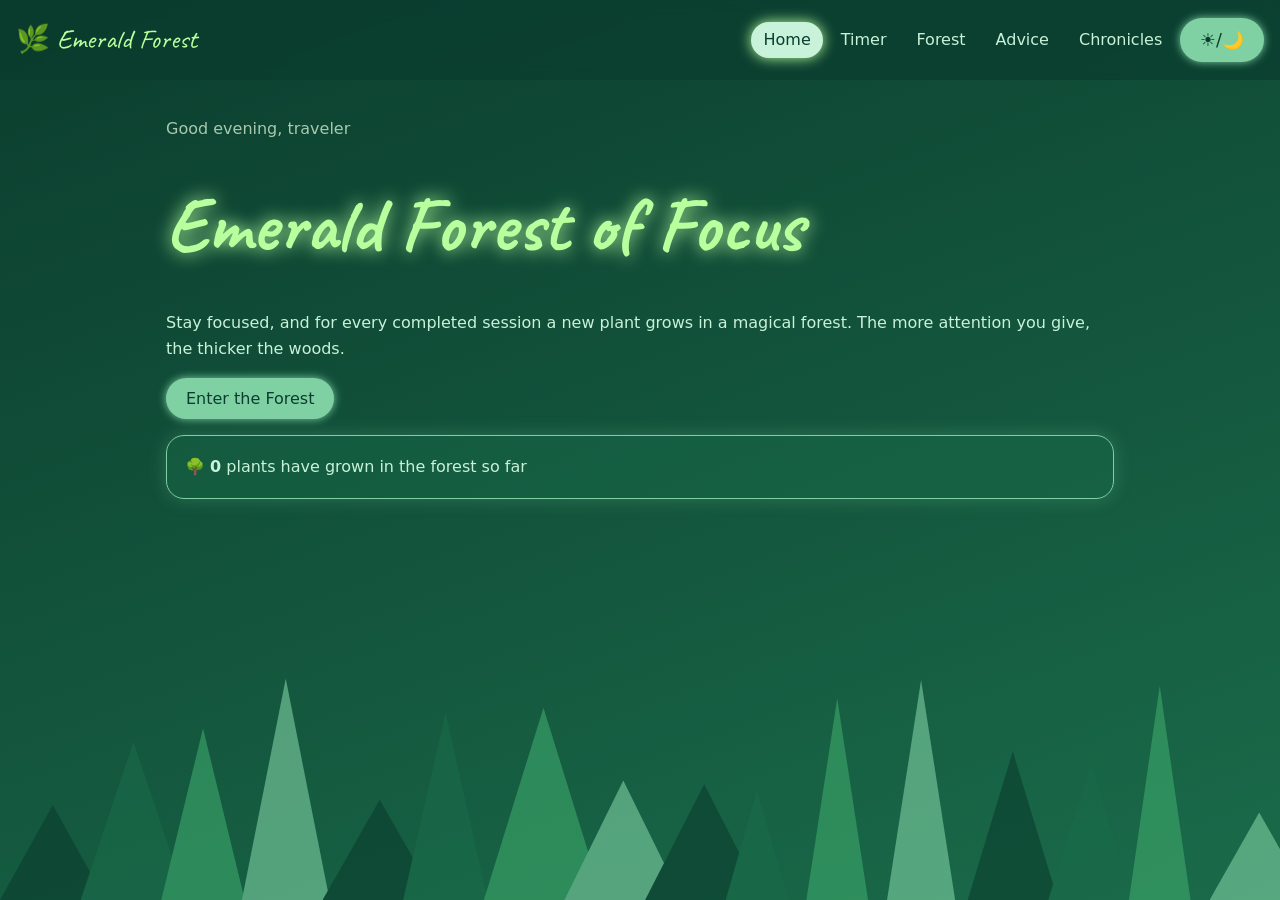
<file: index.html>
<!DOCTYPE html><html lang="en"><head><meta charset="utf-8"><meta name="viewport" content="width=device-width,initial-scale=1"><title>Home — Emerald Forest</title>
<link href="https://fonts.googleapis.com/css2?family=Caveat:wght@600&display=swap" rel="stylesheet"><link rel="stylesheet" href="styles.css"></head>
<body data-page="index"><main>
<p class="sub" id="greet"></p><h1>Emerald Forest of Focus</h1>
<p>Stay focused, and for every completed session a new plant grows in a magical forest. The more attention you give, the thicker the woods.</p>
<p><a class="btn pulse" href="timer.html">Enter the Forest</a></p>
<div class="card">🌳 <b id="count">0</b> plants have grown in the forest so far</div>
</main><div id="preview"></div><script src="script.js"></script></body></html>
</file>
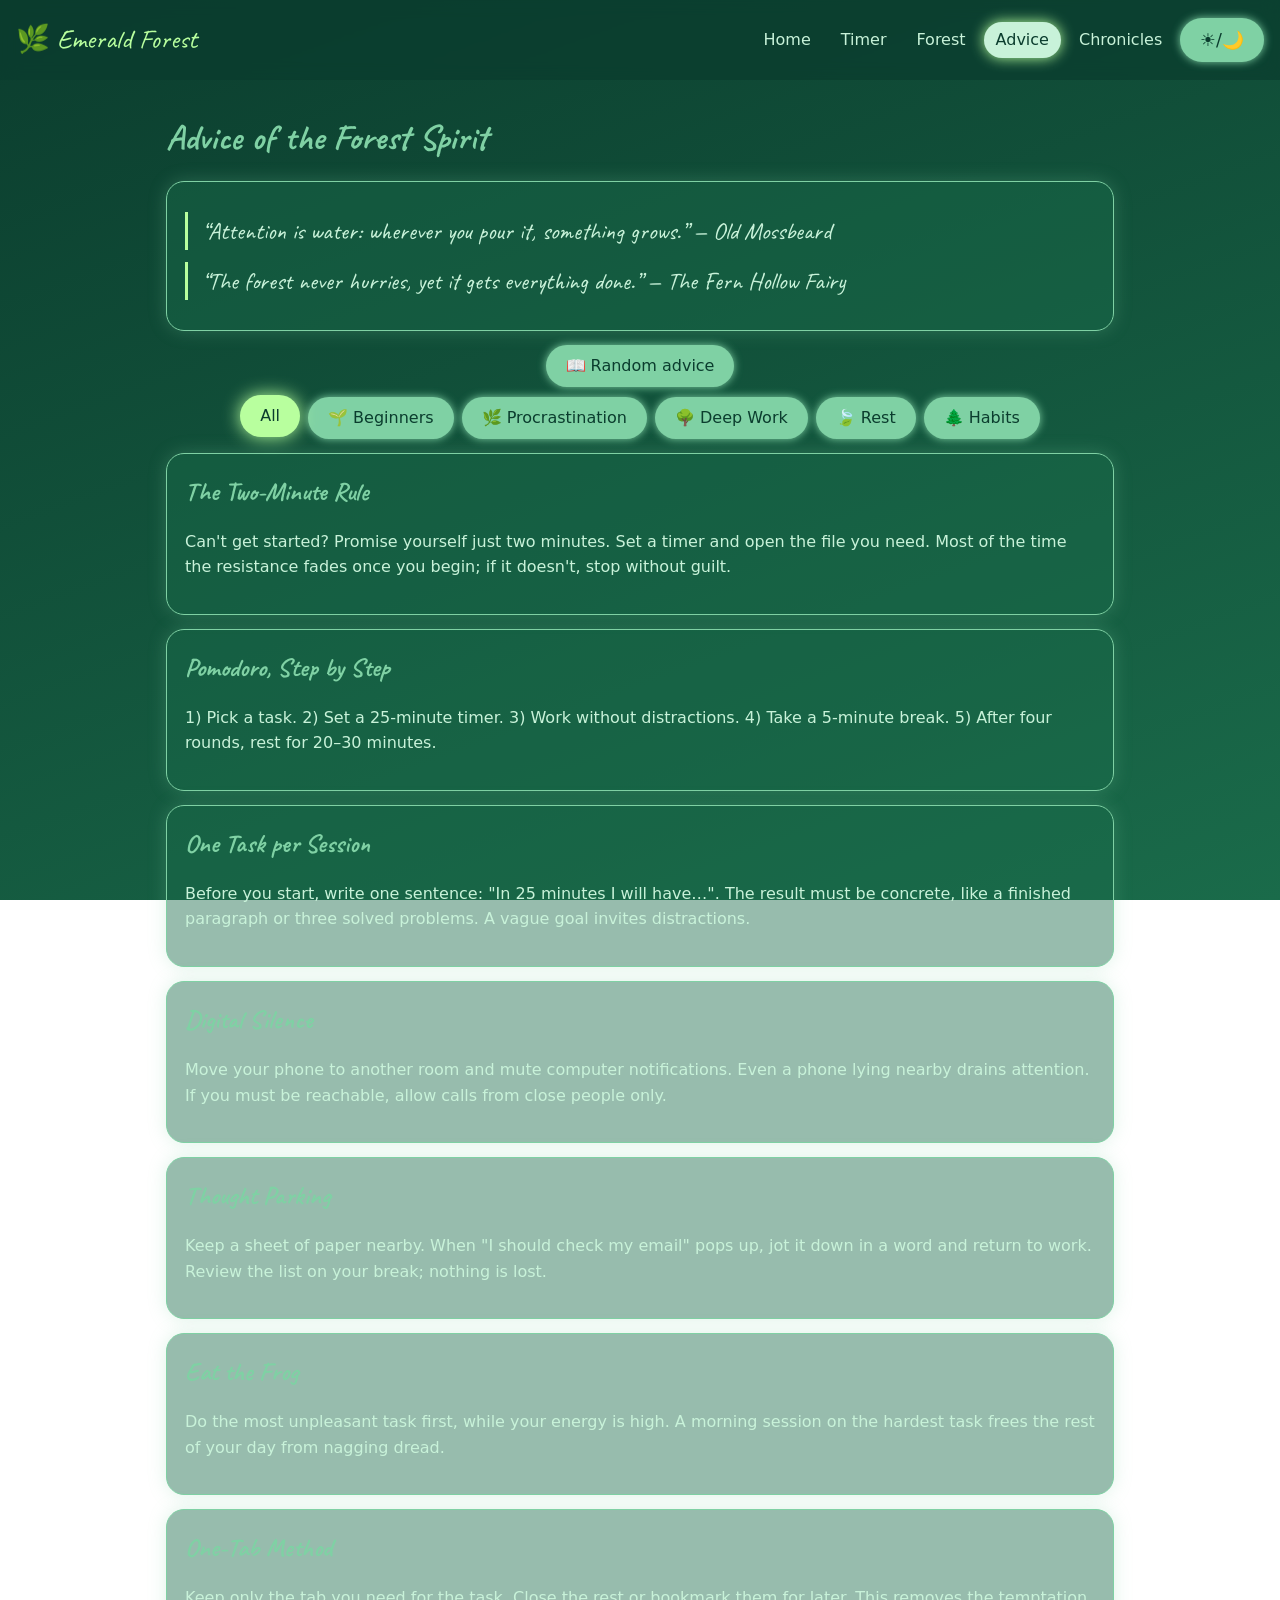
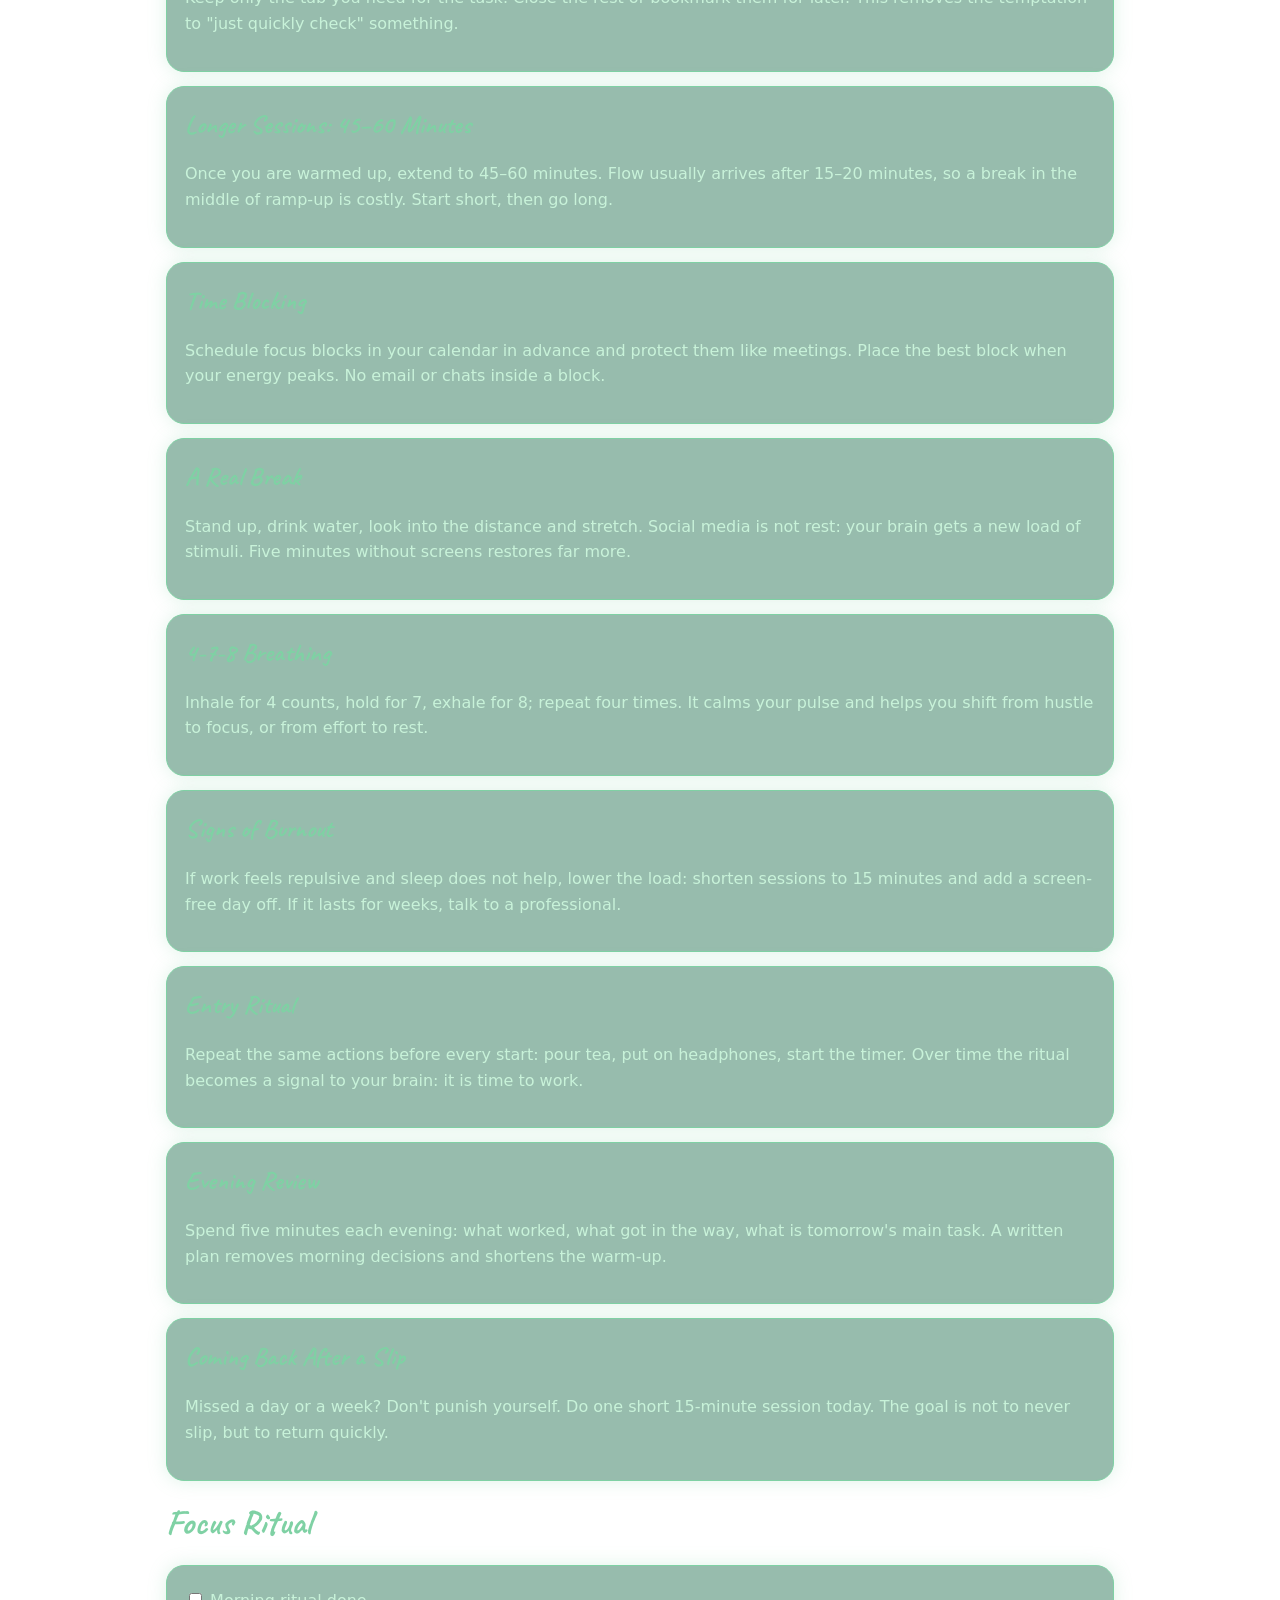
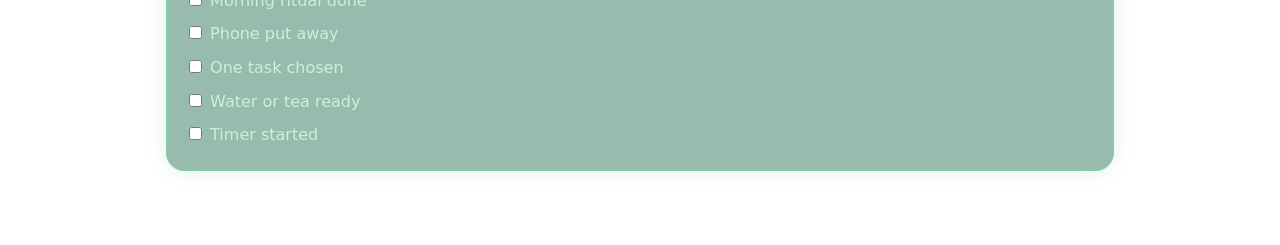
<file: advice.html>
<!DOCTYPE html><html lang="en"><head><meta charset="utf-8"><meta name="viewport" content="width=device-width,initial-scale=1"><title>Forest Spirit Advice — Emerald Forest</title>
<link href="https://fonts.googleapis.com/css2?family=Caveat:wght@600&display=swap" rel="stylesheet"><link rel="stylesheet" href="styles.css"></head>
<body data-page="advice"><main>
<h2>Advice of the Forest Spirit</h2>
<div class="card"><blockquote>“Attention is water: wherever you pour it, something grows.” — Old Mossbeard</blockquote>
<blockquote>“The forest never hurries, yet it gets everything done.” — The Fern Hollow Fairy</blockquote></div>
<div class="row"><button id="rbtn">📖 Random advice</button></div><div id="rnd"></div>
<div class="row" id="filters"></div><div id="tips"></div>
<h2>Focus Ritual</h2><div class="card" id="check"></div>
</main><script src="script.js"></script></body></html>
</file>
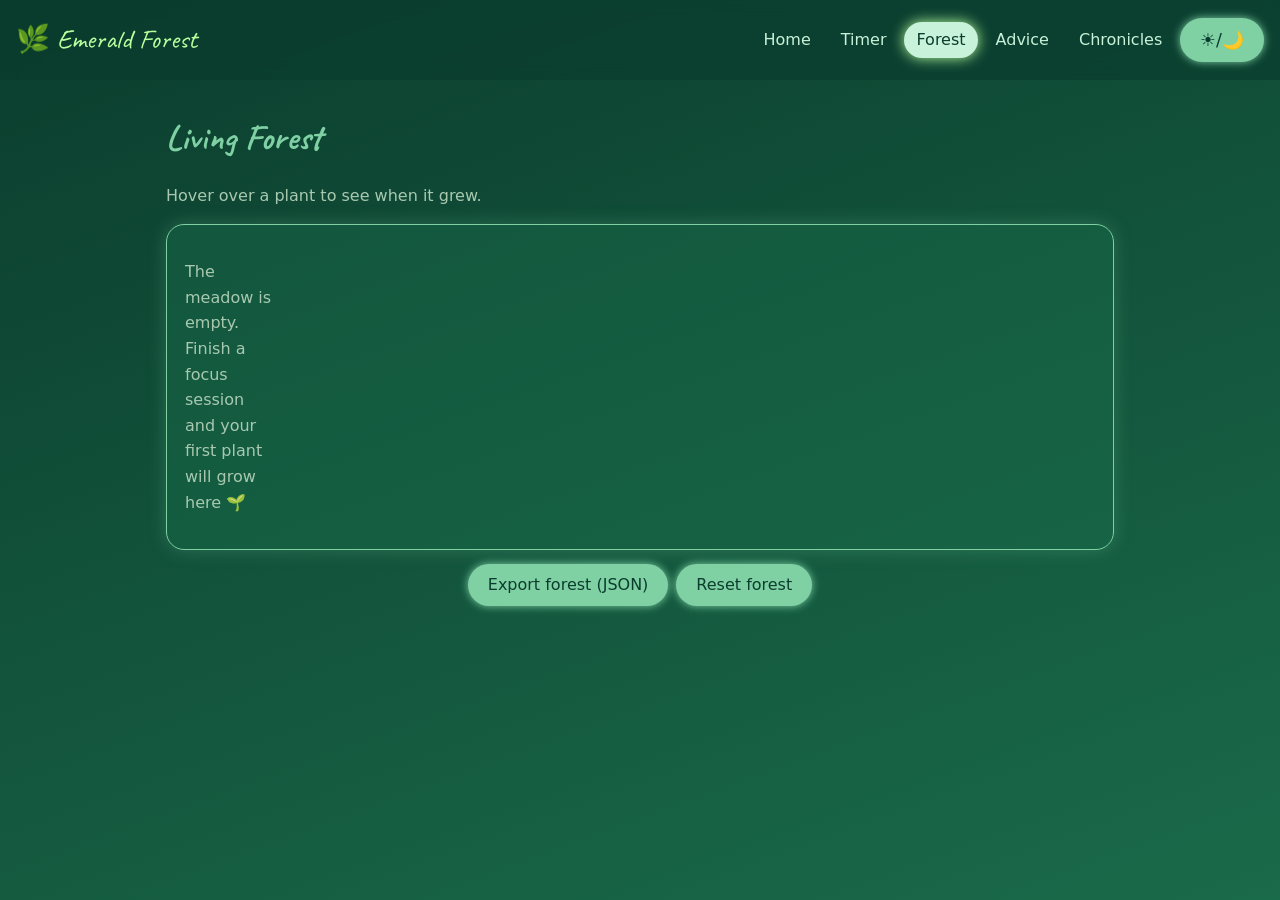
<file: forest.html>
<!DOCTYPE html><html lang="en"><head><meta charset="utf-8"><meta name="viewport" content="width=device-width,initial-scale=1"><title>Living Forest — Emerald Forest</title>
<link href="https://fonts.googleapis.com/css2?family=Caveat:wght@600&display=swap" rel="stylesheet"><link rel="stylesheet" href="styles.css"></head>
<body data-page="forest"><main>
<h2>Living Forest</h2><p class="sub">Hover over a plant to see when it grew.</p>
<div class="card"><div class="meadow" id="meadow"></div></div>
<div class="row"><button id="export">Export forest (JSON)</button><button id="wipe">Reset forest</button></div>
</main><script src="script.js"></script></body></html>
</file>
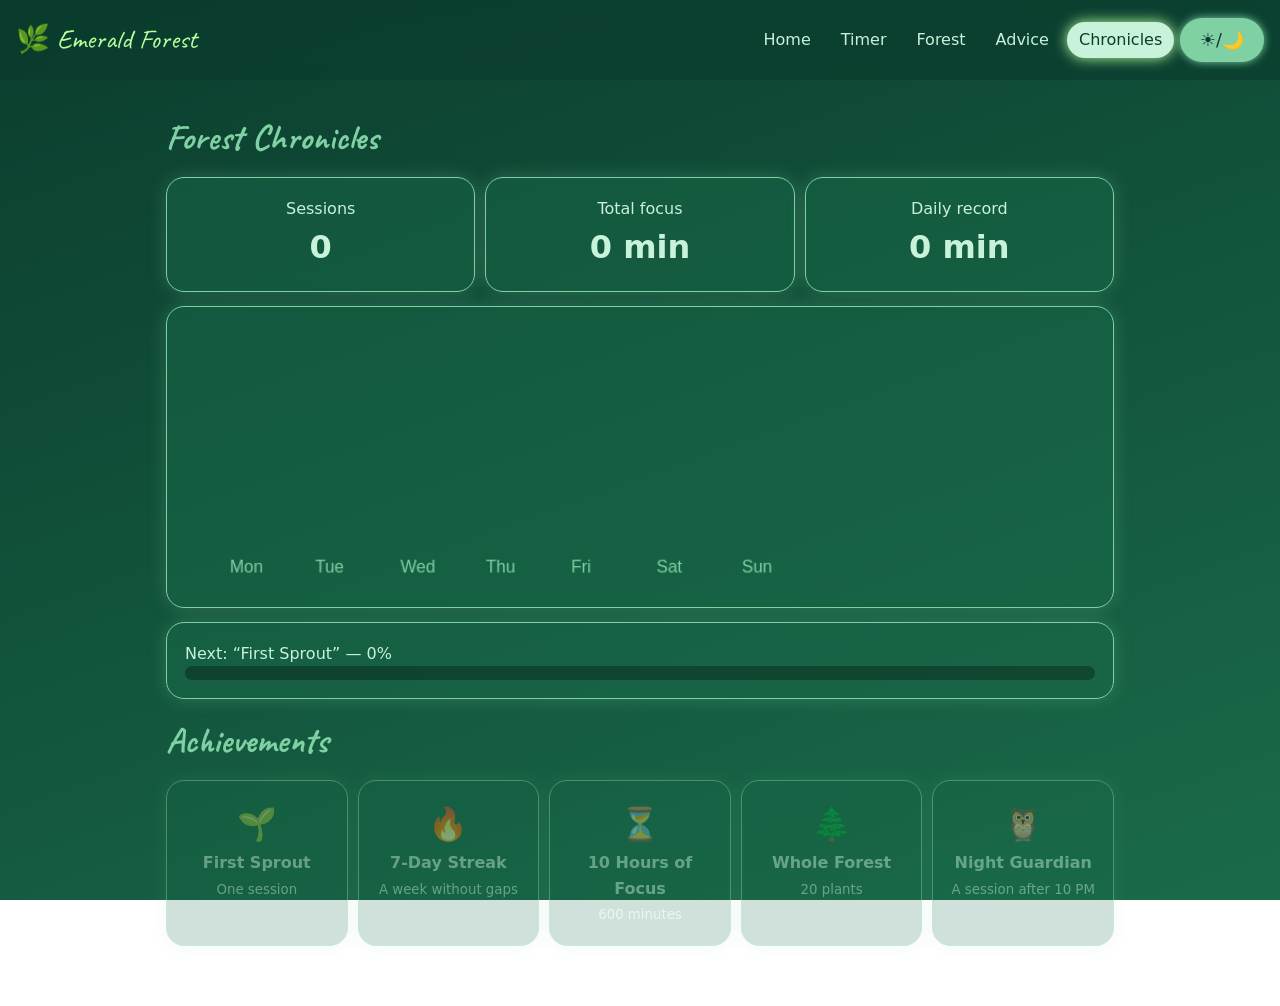
<file: stats.html>
<!DOCTYPE html><html lang="en"><head><meta charset="utf-8"><meta name="viewport" content="width=device-width,initial-scale=1"><title>Chronicles — Emerald Forest</title>
<link href="https://fonts.googleapis.com/css2?family=Caveat:wght@600&display=swap" rel="stylesheet"><link rel="stylesheet" href="styles.css"></head>
<body data-page="stats"><main>
<h2>Forest Chronicles</h2>
<div class="ach"><div class="card got">Sessions<br><b id="n" style="font-size:2rem">0</b></div><div class="card got">Total focus<br><b id="tot" style="font-size:2rem">0</b></div><div class="card got">Daily record<br><b id="rec" style="font-size:2rem">0</b></div></div>
<div class="card"><canvas id="chart" width="600" height="240"></canvas></div>
<div class="card" id="next"></div><h2>Achievements</h2><div class="ach" id="ach"></div>
</main><script src="script.js"></script></body></html>
</file>
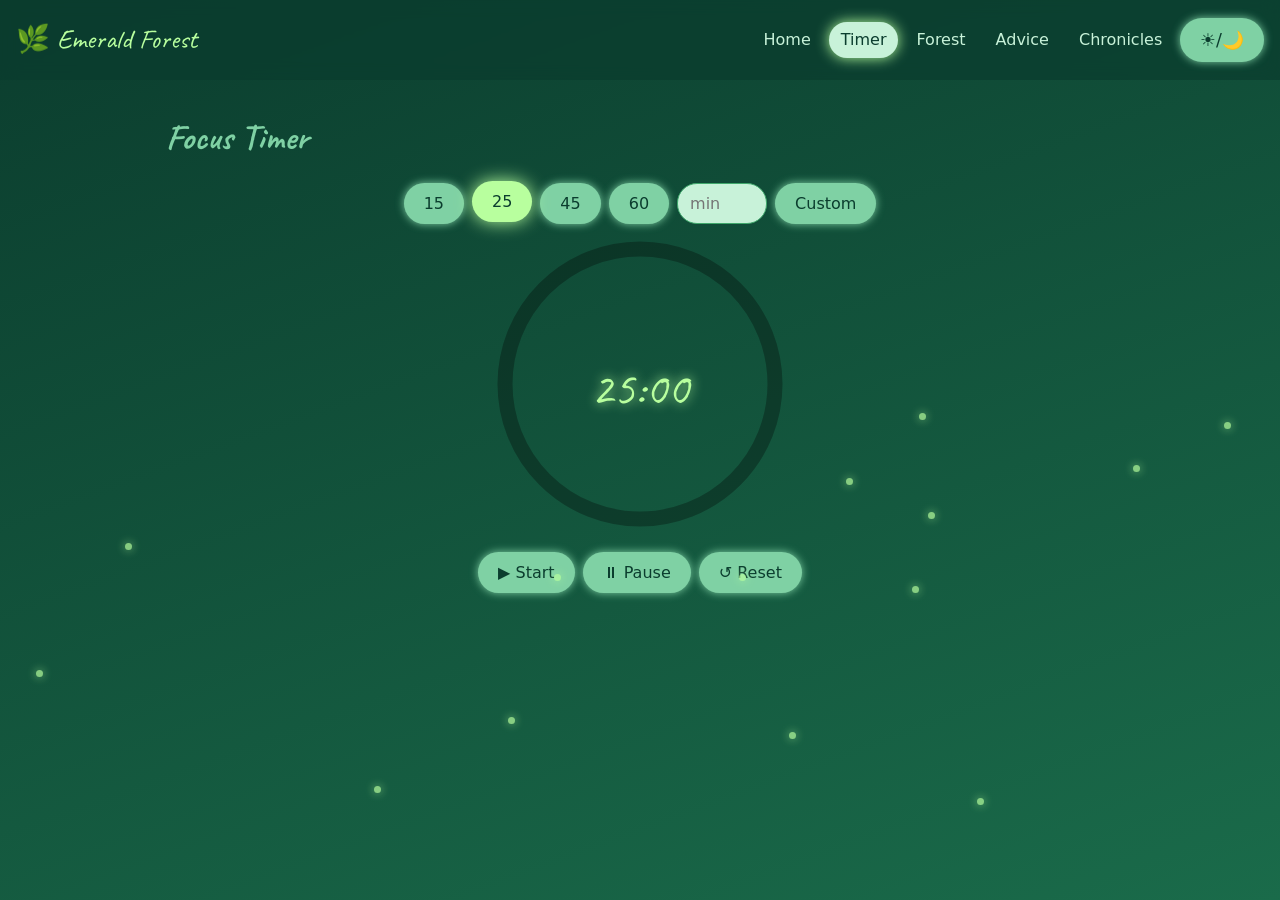
<file: timer.html>
<!DOCTYPE html><html lang="en"><head><meta charset="utf-8"><meta name="viewport" content="width=device-width,initial-scale=1"><title>Focus Timer — Emerald Forest</title>
<link href="https://fonts.googleapis.com/css2?family=Caveat:wght@600&display=swap" rel="stylesheet"><link rel="stylesheet" href="styles.css"></head>
<body data-page="timer"><main>
<h2>Focus Timer</h2><p class="sub" id="note"></p>
<div class="row"><button data-m="15">15</button><button data-m="25" class="on">25</button><button data-m="45">45</button><button data-m="60">60</button>
<input id="custom" type="number" min="1" max="240" placeholder="min"><button id="setc">Custom</button></div>
<div class="timer"><svg viewBox="0 0 200 200"><circle cx="100" cy="100" r="90" fill="none" stroke="rgba(0,0,0,.3)" stroke-width="10"/>
<circle id="ring" cx="100" cy="100" r="90" fill="none" stroke="#b8ff9e" stroke-width="10" stroke-linecap="round" transform="rotate(-90 100 100)"/></svg><div id="time">25:00</div></div>
<div class="row"><button id="start">▶ Start</button><button id="pause">⏸ Pause</button><button id="reset">↺ Reset</button></div>
<div class="cloud"></div><div class="cloud" style="top:25%;animation-delay:-18s"></div><div id="flies"></div>
<div class="modal" id="modal"><div class="card"><h2>Congratulations, traveler! 🎉</h2><p>Session complete — a new resident has grown in your forest:</p><div id="newplant"></div>
<a class="btn" href="forest.html">See the forest</a> <button id="close">Another round</button></div></div>
</main><script src="script.js"></script></body></html>
</file>
<file: styles.css>
/* === Изумрудный лес фокусировки: общие стили === */
:root{--forest-deep:#0b3d2e;--forest-mid:#1a6b4a;--leaf:#3fa86b;--moss:#7fd1a4;--mint:#c8f2d9;--lime-glow:#b8ff9e;--sage:#a8c9b0;--gold-accent:#e8d48a}
body{--bg1:var(--forest-deep);--bg2:var(--forest-mid);--tx:var(--mint);--card:rgba(26,107,74,.45);--sub:var(--sage)}
body.day{--bg1:var(--mint);--bg2:var(--moss);--tx:var(--forest-deep);--card:rgba(255,255,255,.55);--sub:var(--forest-mid)}
*{box-sizing:border-box}
body{margin:0;min-height:100vh;font:16px/1.6 system-ui,sans-serif;color:var(--tx);background:linear-gradient(160deg,var(--bg1),var(--bg2)) fixed;overflow-x:hidden;animation:fin .5s}
body.out{opacity:0;transition:opacity .25s}
@keyframes fin{from{opacity:0}}
h1,h2,h3,.logo{font-family:'Caveat',cursive;margin:.3em 0}
h1{font-size:clamp(2.6rem,9vw,4.8rem);color:var(--lime-glow);text-shadow:0 0 18px var(--lime-glow);animation:glow 3s infinite alternate}
body.day h1{color:var(--forest-mid);text-shadow:0 0 14px var(--moss)}
h2{font-size:2.2rem;color:var(--moss)}
@keyframes glow{to{text-shadow:0 0 34px var(--lime-glow),0 0 6px var(--moss)}}
nav{display:flex;flex-wrap:wrap;gap:6px;align-items:center;padding:10px 16px;background:rgba(11,61,46,.7);backdrop-filter:blur(8px);position:sticky;top:0;z-index:50}
nav .logo{font-size:1.7rem;color:var(--lime-glow);margin-right:auto}
nav a{color:var(--mint);text-decoration:none;padding:5px 12px;border-radius:20px;transition:.3s}
nav a:hover{background:var(--forest-mid)}
nav a.act{background:var(--mint);color:var(--forest-deep);box-shadow:0 0 14px var(--lime-glow)}
nav button{font-size:1.1rem}
main{max-width:980px;margin:0 auto;padding:20px 16px 60px;position:relative;z-index:2}
.card{background:var(--card);border:1px solid var(--moss);border-radius:18px;padding:18px;margin:14px 0;box-shadow:0 0 18px rgba(127,209,164,.25)}
.btn,button{font:inherit;cursor:pointer;color:var(--forest-deep);background:var(--moss);border:0;border-radius:24px;padding:8px 20px;transition:.3s;box-shadow:0 0 8px var(--moss)}
.btn:hover,button:hover,button.on{background:var(--lime-glow);box-shadow:0 0 18px var(--lime-glow);transform:translateY(-2px)}
.btn{display:inline-block;text-decoration:none}
.pulse{animation:pulse 2s infinite}
@keyframes pulse{50%{box-shadow:0 0 28px var(--lime-glow);transform:scale(1.07)}}
.sub{color:var(--sub)}
.row{display:flex;flex-wrap:wrap;gap:8px;justify-content:center;margin:10px 0}
input{font:inherit;border:1px solid var(--leaf);border-radius:20px;padding:6px 12px;background:var(--mint);color:var(--forest-deep);width:90px}
/* светлячки за курсором, листики, фоновые листья */
.fly{position:fixed;width:7px;height:7px;border-radius:50%;background:var(--lime-glow);box-shadow:0 0 10px var(--lime-glow);pointer-events:none;z-index:99;animation:fade .9s forwards}
.fly.g{background:var(--gold-accent);box-shadow:0 0 8px var(--gold-accent)}
@keyframes fade{to{opacity:0;transform:translateY(-22px) scale(.3)}}
.leaf{position:fixed;width:14px;height:14px;background:var(--leaf);border-radius:0 100% 0 100%;pointer-events:none;z-index:1;animation:fall linear forwards}
.leaf.c{z-index:99;animation:pop .8s forwards}
@keyframes fall{from{transform:translateY(-5vh) rotate(0)}to{transform:translateY(110vh) rotate(540deg)}}
@keyframes pop{to{opacity:0;transform:translate(var(--dx),-40px) rotate(180deg)}}
.deer{position:fixed;left:50%;top:40%;font-size:7rem;transform:translate(-50%,-50%);filter:drop-shadow(0 0 25px var(--lime-glow));z-index:200;animation:fade 1.4s forwards;pointer-events:none}
/* превью-лес */
#preview{position:fixed;inset:auto 0 0 0;height:45vh;pointer-events:none;z-index:0;opacity:.6}
.tree{position:absolute;bottom:0;transform-origin:bottom;clip-path:polygon(50% 0,100% 100%,0 100%);animation:grow 3s ease-out backwards}
@keyframes grow{from{transform:scaleY(0)}}
/* таймер */
.timer{position:relative;width:min(300px,80vw);margin:10px auto}
.timer svg{width:100%}
#time{position:absolute;inset:0;display:grid;place-items:center;font-size:3rem;font-family:'Caveat',cursive;color:var(--lime-glow);text-shadow:0 0 12px var(--lime-glow)}
#ring{transition:stroke-dashoffset .2s linear;filter:drop-shadow(0 0 6px var(--lime-glow))}
.cloud{position:fixed;top:12%;width:140px;height:40px;border-radius:40px;background:rgba(200,242,217,.18);animation:drift 40s linear infinite;display:none}
body.focus .cloud{display:block}
@keyframes drift{from{left:-160px}to{left:105vw}}
.modal{position:fixed;inset:0;background:rgba(11,61,46,.85);display:none;place-items:center;z-index:150}
.modal.show{display:grid}
.modal .card{text-align:center;background:var(--forest-mid);color:var(--mint);max-width:340px}
/* растения */
.meadow{display:grid;grid-template-columns:repeat(auto-fill,minmax(90px,1fr));gap:12px}
.plant{position:relative;transform-origin:bottom;animation:sway 4s ease-in-out infinite}
.plant svg{width:100%;overflow:visible}
.plant:hover::after{content:attr(data-tip);position:absolute;bottom:100%;left:50%;transform:translateX(-50%);background:var(--forest-deep);color:var(--mint);padding:4px 8px;border-radius:8px;font-size:12px;white-space:nowrap;z-index:5}
.plant.new{animation:born 1.5s}
@keyframes sway{50%{transform:rotate(3deg)}}
@keyframes born{from{transform:scale(0);filter:drop-shadow(0 0 0)}60%{transform:scale(1.3);filter:drop-shadow(0 0 20px var(--lime-glow))}}
.gl{animation:breathe 3s ease-in-out infinite alternate;filter:drop-shadow(0 0 3px #b8ff9e)}
@keyframes breathe{to{opacity:.6}}
/* советы */
.tip{opacity:0;transform:translateY(24px);transition:.7s}
.tip.vis{opacity:1;transform:none}
.tip h3{margin:0;color:var(--moss);font-size:1.6rem}
#rnd{perspective:900px}
#rnd .card{animation:flip .8s}
@keyframes flip{from{transform:rotateY(90deg);box-shadow:0 0 40px var(--lime-glow)}}
blockquote{font-family:'Caveat',cursive;font-size:1.5rem;border-left:3px solid var(--lime-glow);padding-left:14px;margin:12px 0}
label.chk{display:block;padding:4px 0;cursor:pointer}
.bar{height:14px;background:rgba(0,0,0,.3);border-radius:8px;overflow:hidden}
.bar i{display:block;height:100%;background:linear-gradient(90deg,var(--leaf),var(--lime-glow));box-shadow:0 0 10px var(--lime-glow);transition:width 1s}
.ach{display:grid;grid-template-columns:repeat(auto-fit,minmax(160px,1fr));gap:10px}
.ach .card{text-align:center;margin:0;opacity:.45}
.ach .card.got{opacity:1}
canvas{width:100%;max-width:640px}
details{margin:8px 0}summary{cursor:pointer;color:var(--moss);font-weight:600}
@media(max-width:600px){nav .logo{width:100%}}
</file>
